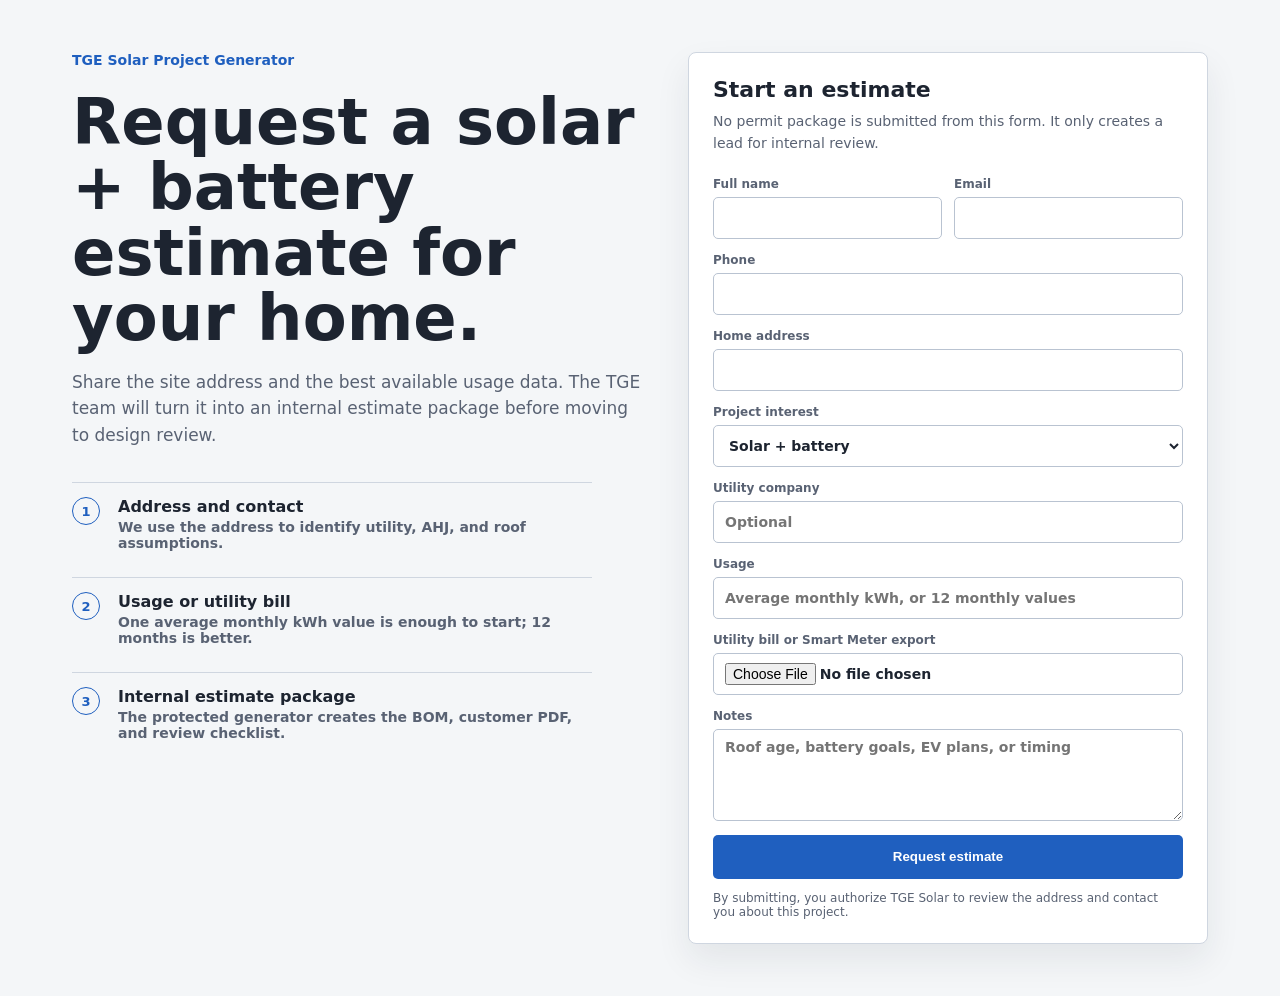
<file: src/pvess_calc/web/static/lead.html>
<!doctype html>
<html lang="en">
  <head>
    <meta charset="utf-8" />
    <meta name="viewport" content="width=device-width, initial-scale=1" />
    <title>TGE Solar Estimate Request</title>
    <link rel="icon" href="data:," />
    <style>
      :root {
        color-scheme: light;
        --ink: #1d2430;
        --muted: #596273;
        --line: #cfd6e0;
        --page: #f4f6f8;
        --blue: #1f5fbf;
        --green: #12805c;
        --warn: #9d3b1d;
        font-family: Inter, ui-sans-serif, system-ui, -apple-system, BlinkMacSystemFont, "Segoe UI", sans-serif;
      }

      * {
        box-sizing: border-box;
      }

      body {
        margin: 0;
        color: var(--ink);
        background: var(--page);
      }

      main {
        min-height: 100vh;
        display: grid;
        grid-template-columns: minmax(0, 1fr) minmax(360px, 520px);
        gap: 40px;
        padding: 52px min(6vw, 72px);
      }

      .intro {
        max-width: 680px;
      }

      .brand {
        font-size: 14px;
        font-weight: 760;
        color: var(--blue);
        margin-bottom: 22px;
      }

      h1 {
        font-size: clamp(36px, 6vw, 64px);
        line-height: 1.02;
        margin: 0 0 18px;
        letter-spacing: 0;
      }

      p {
        margin: 0;
        color: var(--muted);
        font-size: 17px;
        line-height: 1.55;
      }

      .flow {
        display: grid;
        gap: 12px;
        margin-top: 34px;
        max-width: 520px;
      }

      .flow div {
        display: grid;
        grid-template-columns: 34px minmax(0, 1fr);
        gap: 12px;
        align-items: start;
        padding: 14px 0;
        border-top: 1px solid var(--line);
      }

      .flow strong {
        display: grid;
        place-items: center;
        width: 28px;
        height: 28px;
        border: 1px solid var(--blue);
        color: var(--blue);
        border-radius: 50%;
        font-size: 13px;
      }

      .flow span {
        font-weight: 720;
      }

      .flow em {
        display: block;
        margin-top: 3px;
        color: var(--muted);
        font-style: normal;
        font-size: 14px;
      }

      .card {
        align-self: start;
        background: #fff;
        border: 1px solid var(--line);
        border-radius: 8px;
        padding: 24px;
        box-shadow: 0 16px 34px rgba(29, 36, 48, 0.08);
      }

      .card h2 {
        margin: 0 0 8px;
        font-size: 22px;
        line-height: 1.2;
      }

      .card p {
        font-size: 14px;
        margin-bottom: 22px;
      }

      form {
        display: grid;
        gap: 14px;
      }

      label {
        display: grid;
        gap: 6px;
        color: var(--muted);
        font-size: 12px;
        font-weight: 720;
      }

      input,
      select,
      textarea {
        width: 100%;
        min-height: 42px;
        border: 1px solid #b9c3d1;
        border-radius: 5px;
        background: #fff;
        color: var(--ink);
        padding: 9px 11px;
        font: inherit;
        font-size: 14px;
      }

      textarea {
        min-height: 92px;
        resize: vertical;
      }

      .grid {
        display: grid;
        grid-template-columns: repeat(2, minmax(0, 1fr));
        gap: 12px;
      }

      button {
        min-height: 44px;
        border: 0;
        border-radius: 5px;
        background: var(--blue);
        color: white;
        font-weight: 760;
        cursor: pointer;
      }

      button:disabled {
        opacity: 0.62;
        cursor: progress;
      }

      .status {
        display: none;
        padding: 12px;
        border-radius: 5px;
        font-size: 14px;
      }

      .status.show {
        display: block;
      }

      .status.ok {
        color: var(--green);
        background: #edf8f3;
        border: 1px solid #b7dfcc;
      }

      .status.error {
        color: var(--warn);
        background: #fff1ed;
        border: 1px solid #efb49f;
      }

      .fine-print {
        margin-top: 12px;
        font-size: 12px;
        color: var(--muted);
      }

      @media (max-width: 900px) {
        main {
          grid-template-columns: 1fr;
          padding: 32px 18px;
        }
      }

      @media (max-width: 560px) {
        .grid {
          grid-template-columns: 1fr;
        }
      }
    </style>
  </head>
  <body>
    <main>
      <section class="intro" aria-labelledby="lead-title">
        <div class="brand">TGE Solar Project Generator</div>
        <h1 id="lead-title">Request a solar + battery estimate for your home.</h1>
        <p>
          Share the site address and the best available usage data. The TGE team
          will turn it into an internal estimate package before moving to design
          review.
        </p>
        <div class="flow" aria-label="Estimate workflow">
          <div>
            <strong>1</strong>
            <span>Address and contact
              <em>We use the address to identify utility, AHJ, and roof assumptions.</em>
            </span>
          </div>
          <div>
            <strong>2</strong>
            <span>Usage or utility bill
              <em>One average monthly kWh value is enough to start; 12 months is better.</em>
            </span>
          </div>
          <div>
            <strong>3</strong>
            <span>Internal estimate package
              <em>The protected generator creates the BOM, customer PDF, and review checklist.</em>
            </span>
          </div>
        </div>
      </section>

      <section class="card" aria-labelledby="form-title">
        <h2 id="form-title">Start an estimate</h2>
        <p>No permit package is submitted from this form. It only creates a lead for internal review.</p>
        <form id="lead-form">
          <div class="grid">
            <label>Full name
              <input name="contact_name" autocomplete="name" required />
            </label>
            <label>Email
              <input name="email" type="email" autocomplete="email" required />
            </label>
          </div>
          <label>Phone
            <input name="phone" autocomplete="tel" />
          </label>
          <label>Home address
            <input name="site_address" autocomplete="street-address" required />
          </label>
          <label>Project interest
            <select name="project_type">
              <option value="pv_ess" selected>Solar + battery</option>
              <option value="pv_only">Solar only</option>
              <option value="not_sure">Not sure yet</option>
            </select>
          </label>
          <label>Utility company
            <input name="utility" placeholder="Optional" />
          </label>
          <label>Usage
            <input name="monthly_kwh_text" placeholder="Average monthly kWh, or 12 monthly values" />
          </label>
          <label>Utility bill or Smart Meter export
            <input name="utility_bill" type="file" accept=".pdf,.csv,.txt,image/*" />
          </label>
          <label>Notes
            <textarea name="notes" placeholder="Roof age, battery goals, EV plans, or timing"></textarea>
          </label>
          <input name="campaign_source" type="hidden" />
          <input name="campaign_medium" type="hidden" />
          <input name="campaign_name" type="hidden" />
          <input name="campaign_content" type="hidden" />
          <input name="referrer" type="hidden" />
          <input name="landing_url" type="hidden" />
          <button id="submit-lead" type="submit">Request estimate</button>
          <div id="lead-status" class="status" role="status"></div>
        </form>
        <div class="fine-print">
          By submitting, you authorize TGE Solar to review the address and contact you about this project.
        </div>
      </section>
    </main>

    <script>
      const form = document.querySelector("#lead-form");
      const button = document.querySelector("#submit-lead");
      const statusEl = document.querySelector("#lead-status");
      const params = new URLSearchParams(window.location.search);

      setHidden("campaign_source", params.get("utm_source") || params.get("source") || "");
      setHidden("campaign_medium", params.get("utm_medium") || "");
      setHidden("campaign_name", params.get("utm_campaign") || "");
      setHidden("campaign_content", params.get("utm_content") || "");
      setHidden("referrer", document.referrer || "");
      setHidden("landing_url", window.location.href);

      form.addEventListener("submit", async (event) => {
        event.preventDefault();
        statusEl.className = "status";
        statusEl.textContent = "";
        button.disabled = true;
        button.textContent = "Sending...";
        try {
          const response = await fetch("/api/leads", {
            method: "POST",
            body: new FormData(form),
          });
          const data = await response.json();
          if (!response.ok) {
            throw new Error(formatError(data));
          }
          form.reset();
          statusEl.textContent = "Request received. TGE Solar will review the address and follow up.";
          statusEl.className = "status ok show";
        } catch (error) {
          statusEl.textContent = error.message;
          statusEl.className = "status error show";
        } finally {
          button.disabled = false;
          button.textContent = "Request estimate";
        }
      });

      function formatError(data) {
        if (!data || data.detail === undefined) {
          return "Could not submit the estimate request.";
        }
        if (Array.isArray(data.detail)) {
          return data.detail.map((item) => item.msg || JSON.stringify(item)).join("; ");
        }
        return String(data.detail);
      }

      function setHidden(name, value) {
        const input = form.elements[name];
        if (input) {
          input.value = value || "";
        }
      }
    </script>
  </body>
</html>
</file>
